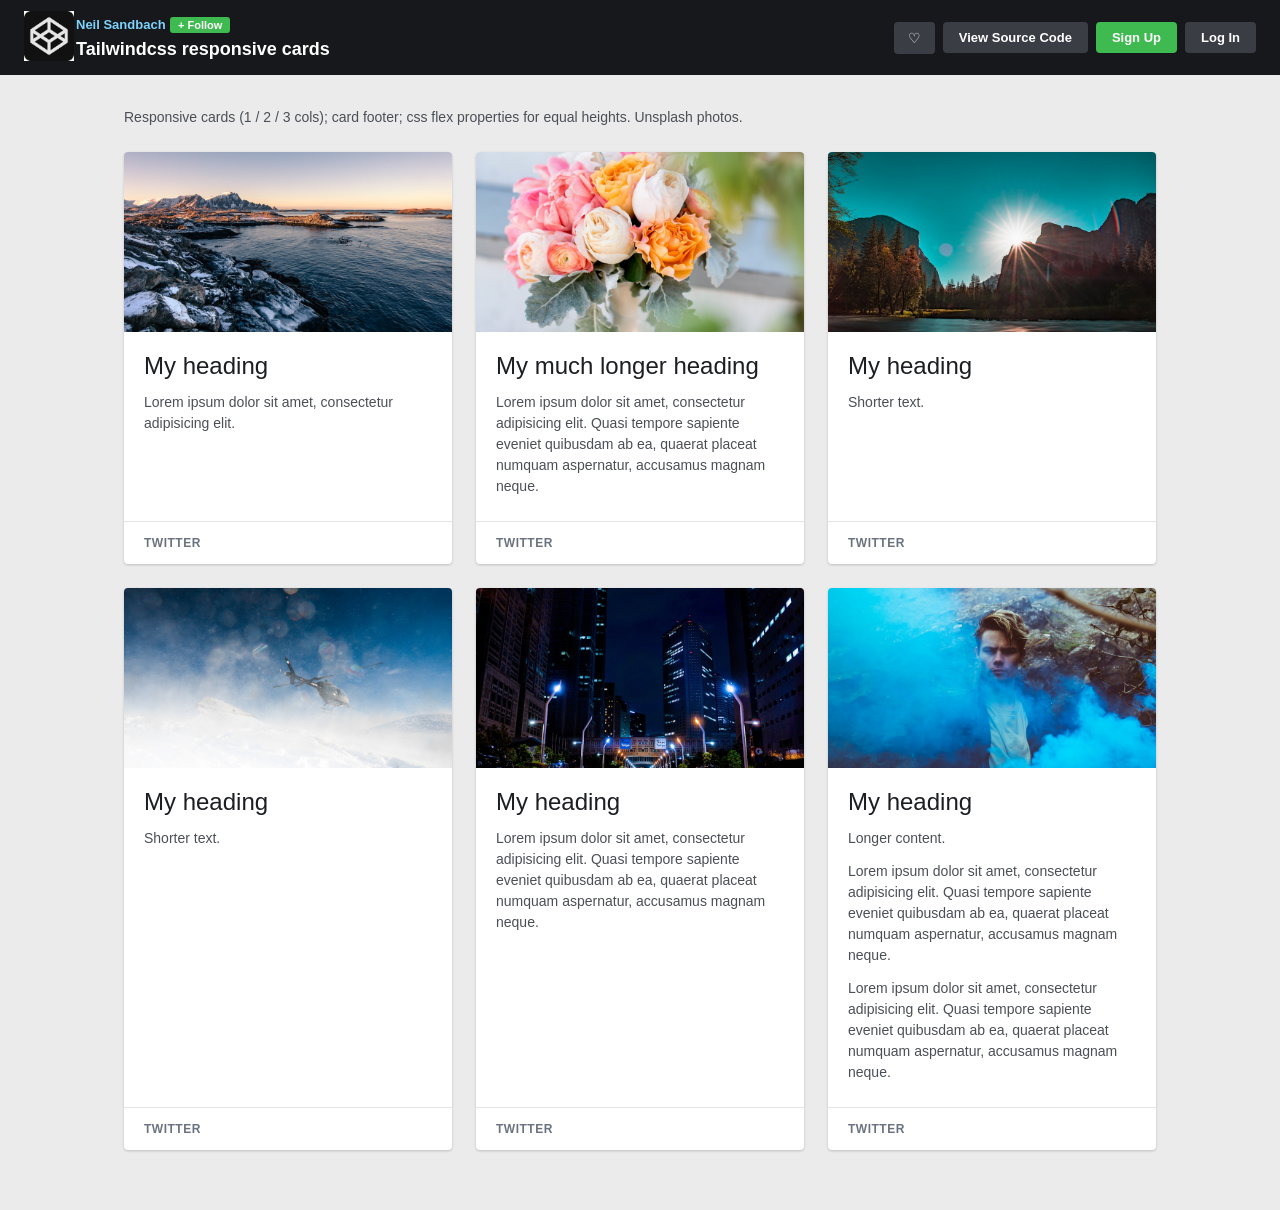
<file: responsive-cards/index.html>
<!DOCTYPE html>
<html lang="en">
<head>
    <meta charset="UTF-8">
    <meta name="viewport" content="width=device-width, initial-scale=1.0">
    <title>Tailwindcss Responsive Cards</title>
    <link rel="stylesheet" href="css/style.css">
</head>
<body>
<!-- ===================== Header Section ===================== -->
<header class="site-header">
    <div class="header-left">

    <img src="images/codepen-logo.png" alt="CodePen Logo" class="codepen-logo">

    <div class="header-text">

        <div class="author-row">
            <span class="author-name">Neil Sandbach</span>
            <button type="button" class="btn-follow">+ Follow</button>
        </div>

        <h1 class="page-title">Tailwindcss responsive cards</h1>

    </div>

</div>
    <div class="header-right">
        <button type="button" class="btn-icon" aria-label="Like">&#9825;</button>
        <button type="button" class="btn-source">View Source Code</button>
        <button type="button" class="btn-signup">Sign Up</button>
        <button type="button" class="btn-login">Log In</button>
    </div>
</header>

<!-- ===================== Main Section ===================== -->
<main class="main-container">

    <!-- Page Description -->
    <p class="page-description">
        Responsive cards (1 / 2 / 3 cols); card footer; css flex properties for equal heights. Unsplash photos.
    </p>

    <!-- ============ Cards Grid ============ -->
    <section class="cards-grid">

        <!-- Card 1 -->
        <article class="card">
            <img src="images/1.jfif" alt="Snowy coastline at sunset" class="card-image">
            <div class="card-body">
                <h2 class="card-heading">My heading</h2>
                <p class="card-text">Lorem ipsum dolor sit amet, consectetur adipisicing elit.</p>
            </div>
            <footer class="card-footer">TWITTER</footer>
        </article>

        <!-- Card 2 -->
        <article class="card">
            <img src="images/2.jfif" alt="Bouquet of pink and white flowers" class="card-image">
            <div class="card-body">
                <h2 class="card-heading">My much longer heading</h2>
                <p class="card-text">
                    Lorem ipsum dolor sit amet, consectetur adipisicing elit. Quasi tempore sapiente eveniet quibusdam ab ea, quaerat placeat numquam aspernatur, accusamus magnam neque.
                </p>
            </div>
            <footer class="card-footer">TWITTER</footer>
        </article>

        <!-- Card 3 -->
        <article class="card">
            <img src="images/3.jfif" alt="Sunlit canyon with river" class="card-image">
            <div class="card-body">
                <h2 class="card-heading">My heading</h2>
                <p class="card-text">Shorter text.</p>
            </div>
            <footer class="card-footer">TWITTER</footer>
        </article>

        <!-- Card 4 -->
        <article class="card">
            <img src="images/4.jfif" alt="Helicopter flying over snowy mountains" class="card-image">
            <div class="card-body">
                <h2 class="card-heading">My heading</h2>
                <p class="card-text">Shorter text.</p>
            </div>
            <footer class="card-footer">TWITTER</footer>
        </article>

        <!-- Card 5 -->
        <article class="card">
            <img src="images/5.jfif" alt="City street at night" class="card-image">
            <div class="card-body">
                <h2 class="card-heading">My heading</h2>
                <p class="card-text">
                    Lorem ipsum dolor sit amet, consectetur adipisicing elit. Quasi tempore sapiente eveniet quibusdam ab ea, quaerat placeat numquam aspernatur, accusamus magnam neque.
                </p>
            </div>
            <footer class="card-footer">TWITTER</footer>
        </article>

        <!-- Card 6 -->
        <article class="card">
            <img src="images/6.jfif" alt="Person surrounded by blue smoke underwater" class="card-image">
            <div class="card-body">
                <h2 class="card-heading">My heading</h2>
                <p class="card-text">Longer content.</p>
                <p class="card-text">
                    Lorem ipsum dolor sit amet, consectetur adipisicing elit. Quasi tempore sapiente eveniet quibusdam ab ea, quaerat placeat numquam aspernatur, accusamus magnam neque.
                </p>
                <p class="card-text">
                    Lorem ipsum dolor sit amet, consectetur adipisicing elit. Quasi tempore sapiente eveniet quibusdam ab ea, quaerat placeat numquam aspernatur, accusamus magnam neque.
                </p>
            </div>
            <footer class="card-footer">TWITTER</footer>
        </article>

    </section>

</main>
</body>
</html>
</file>
<file: responsive-cards/css/style.css>
:root {
--color-bg: #ebebeb;
--color-header-bg: #17181c;
--color-white: #ffffff;
--color-text-dark: #1c1e21;
--color-text-muted: #4b4f56;
--color-follow-bg: #3fba50;
--color-signup-bg: #3fba50;
--color-btn-dark: #3a3d44;
--color-border: #e4e4e4;
--card-radius: 4px;
--card-shadow: 0 1px 3px rgba(0, 0, 0, 0.12), 0 1px 2px rgba(0, 0, 0, 0.08);
--transition-fast: 0.2s ease;
}
/*
Reset and Base Styles
*/

*{
margin: 0;
padding: 0;
box-sizing: border-box;
}

body {
font-family: -apple-system, BlinkMacSystemFont, "Segoe UI", Helvetica, Arial, sans-serif;
background-color: var(--color-bg);
color: var(--color-text-dark);
line-height: 1.5;
}
img {
max-width: 100%;
display: block;
}
button {
font-family: inherit;
cursor: pointer;
border: none;
}
/* Accessibility: consistent focus outline for keyboard users */
button:focus-visible {
outline: 3px solid #4a90d9;
outline-offset: 2px;
}
/* 
Header Section
*/
.site-header {
display: flex;
align-items: center;
justify-content: space-between;
flex-wrap: wrap;
gap: 12px;
background-color: var(--color-header-bg);
padding: 12px 24px;
}
.header-left {
    display: flex;
    align-items: flex-start;
    gap: 2px;
    flex-wrap: wrap;
}
.codepen-logo {
    width: 50px;
    height: 50px;
    object-fit: contain;
    position: relative;
    top: -1px;
}
.author-name {
    font-size: 13px;
    color: #7dd3fc;
    font-weight: 600;
    white-space: nowrap;
}
.btn-follow {
background-color: var(--color-follow-bg);
color: var(--color-white);
font-size: 11px;
font-weight: 700;
padding: 2px 8px;
border-radius: 3px;
transition: background-color var(--transition-fast);
}
.btn-follow:hover {
background-color: #34a745;
}
.page-title {
width: 100%;
font-size: 18px;
font-weight: 700;
color: var(--color-white);
}
.header-right {
display: flex;
align-items: center;
gap: 8px;
}
.btn-icon {
background-color: var(--color-btn-dark);
color: var(--color-white);
font-size: 14px;
padding: 8px 14px;
border-radius: 4px;
transition: background-color var(--transition-fast);
}
.btn-icon:hover {
background-color: #4a4d54;
}
.btn-source {
background-color: var(--color-btn-dark);
color: var(--color-white);
font-size: 13px;
font-weight: 600;
padding: 8px 16px;
border-radius: 4px;
transition: background-color var(--transition-fast);
}
.btn-source:hover {
background-color: #4a4d54;
}
.btn-signup {
background-color: var(--color-signup-bg);
color: var(--color-white);
font-size: 13px;
font-weight: 700;
padding: 8px 16px;
border-radius: 4px;
transition: background-color var(--transition-fast);
}
.btn-signup:hover {
background-color: #34a745;
}
.btn-login {
background-color: var(--color-btn-dark);
color: var(--color-white);
font-size: 13px;
font-weight: 600;
padding: 8px 16px;
border-radius: 4px;
transition: background-color var(--transition-fast);
}
.btn-login:hover {
background-color: #4a4d54;
}
/* 
Main Layout
*/
.main-container {
max-width: 1080px;
margin: 0 auto;
padding: 32px 24px 60px;
}
/* 
Page Description
 */
.page-description {
font-size: 14px;
color: var(--color-text-muted);
margin-bottom: 24px;
}
/* 
Cards Grid
 */
.cards-grid {
display: grid;
grid-template-columns: repeat(3, 1fr);
gap: 24px;
}
/* 
Card
*/
.card {
display: flex;
flex-direction: column;
background-color: var(--color-white);
border-radius: var(--card-radius);
box-shadow: var(--card-shadow);
overflow: hidden;
transition: box-shadow var(--transition-fast);
}
.card:hover {
box-shadow: 0 4px 10px rgba(0, 0, 0, 0.15), 0 2px 4px rgba(0, 0, 0, 0.1);
}
.card-image {
width: 100%;
height: 180px;
object-fit: cover;
}
.card-body {
flex: 1 0 auto;
padding: 16px 20px 0;
}
.card-heading {
font-size: 24px;
font-weight: 400;
color: var(--color-text-dark);
margin-bottom: 8px;
}
.card-text {
font-size: 14px;
color: var(--color-text-muted);
margin-bottom: 12px;
}
.card-footer {
font-size: 12px;
font-weight: 600;
letter-spacing: 0.5px;
color: #6b7280;
padding: 12px 20px;
border-top: 1px solid var(--color-border);
margin-top: 12px;
}
/* 
Tablet Layout
*/
@media (max-width: 1024px) {
.cards-grid {
grid-template-columns: repeat(2, 1fr);
}
}
/* 
Mobile Layout
*/
@media (max-width: 768px) {
.cards-grid {
grid-template-columns: 1fr;
}
.site-header {
    padding: 12px 16px;
}

.header-right {
    flex-wrap: wrap;
}

.main-container {
    padding: 24px 16px 40px;
}
}
</file>
